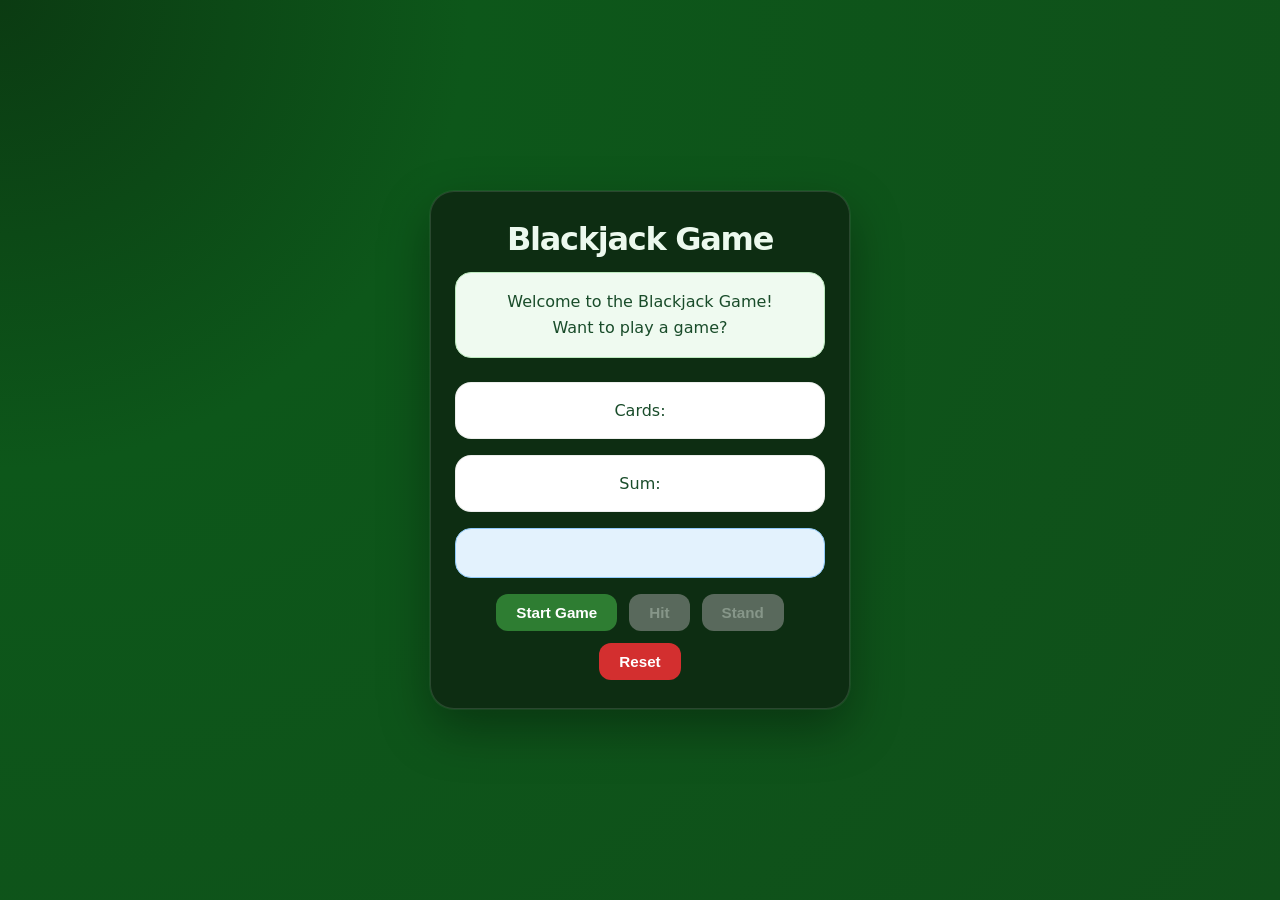
<file: Blackjack/index.html>
<!DOCTYPE html>
<html lang="en">
<head>
    <meta charset="UTF-8">
    <meta name="viewport" content="width=device-width, initial-scale=1.0">
    <link rel="stylesheet" href="./style.css">
    <script src="./script.js" defer></script>
    <title>Document</title>
</head>
<body>
    <div class="container">
        <div class="main_heading">
            <h1>Blackjack Game</h1>
        </div>
        <div class="info">
            <p>Welcome to the Blackjack Game!<br>Want to play a game?</p>
        </div>
        <div class="cards">
            <p>Cards: <span id="cards"></span></p>
        </div>
        <div class="sum">
            <p>Sum: <span id="sum"></span></p>
        </div>
        <div class="message">
            <p id="message"></p>
        </div>
        <div class="button-group">
            <button type="button" class="action-button" id="startBtn">Start Game</button>
            <button type="button" class="action-button" id="hitBtn" disabled>Hit</button>
            <button type="button" class="action-button" id="standBtn" disabled>Stand</button>
            <button type="button" class="action-button reset-button" id="resetBtn">Reset</button>
        </div>
    </div>
</body>
</html>
</file>
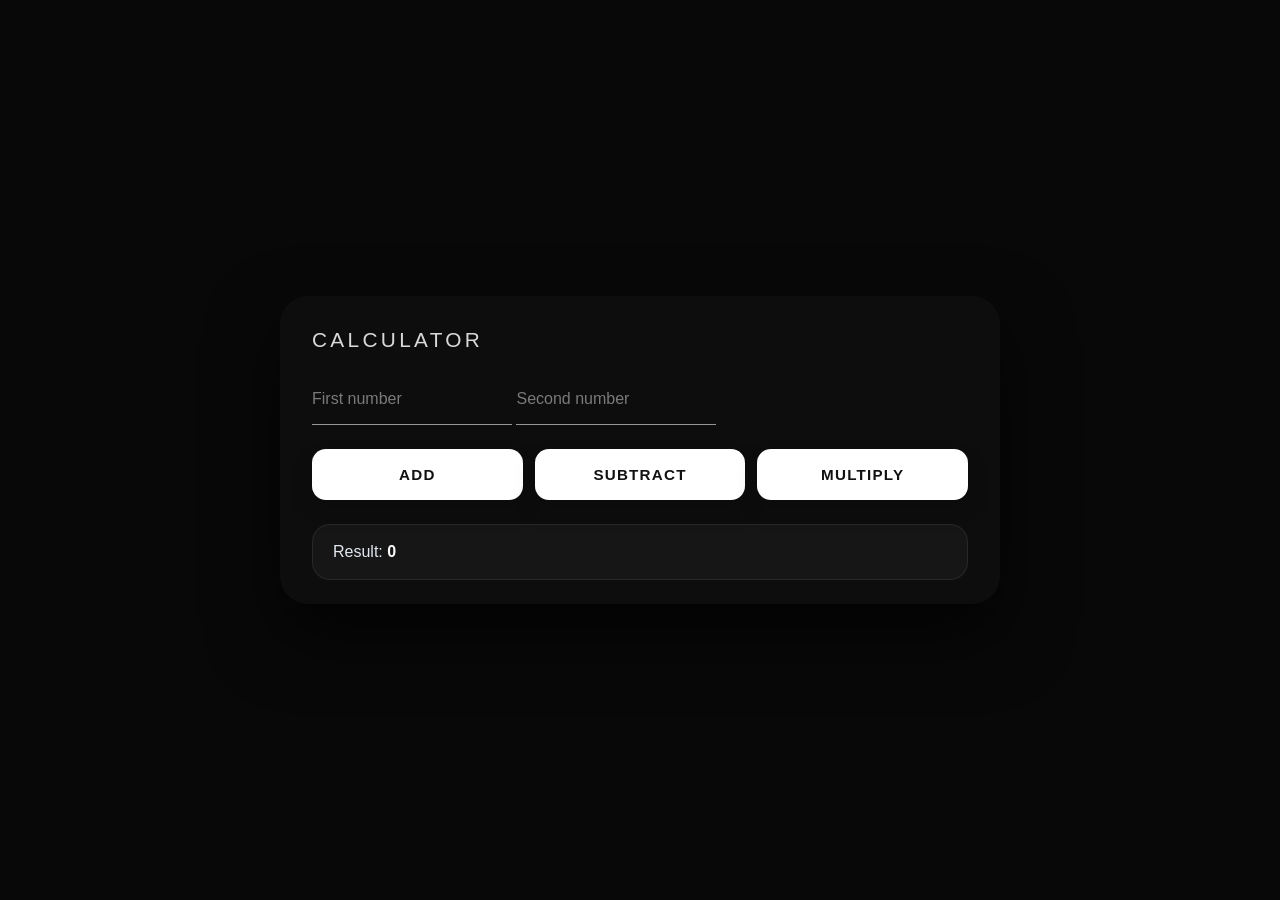
<file: calculator/index.html>
<!DOCTYPE html>
<html lang="en">
<head>
    <meta charset="UTF-8">
    <meta name="viewport" content="width=device-width, initial-scale=1.0">
    <link rel="stylesheet" href="./style.css">
    <script src="script.js" defer></script>
    <title>Document</title>
</head>
<body>
    <div class="container">
        <div class="inputs">
            <form>
                <input id="num1" type="number" placeholder="First number">
                <input id="num2" type="number" placeholder="Second number">
            </form>
        </div>
        <div class="options">
            <button type="button" class="action-button" onclick="add()">Add</button>
            <button type="button" class="action-button" onclick="subtract()">Subtract</button>
            <button type="button" class="action-button" onclick="multiply()">Multiply</button>
        </div>
        <div class="result">
            <p>Result: <span id="result">0</span></p>
        </div>
    </div>
</body>
</html>
</file>
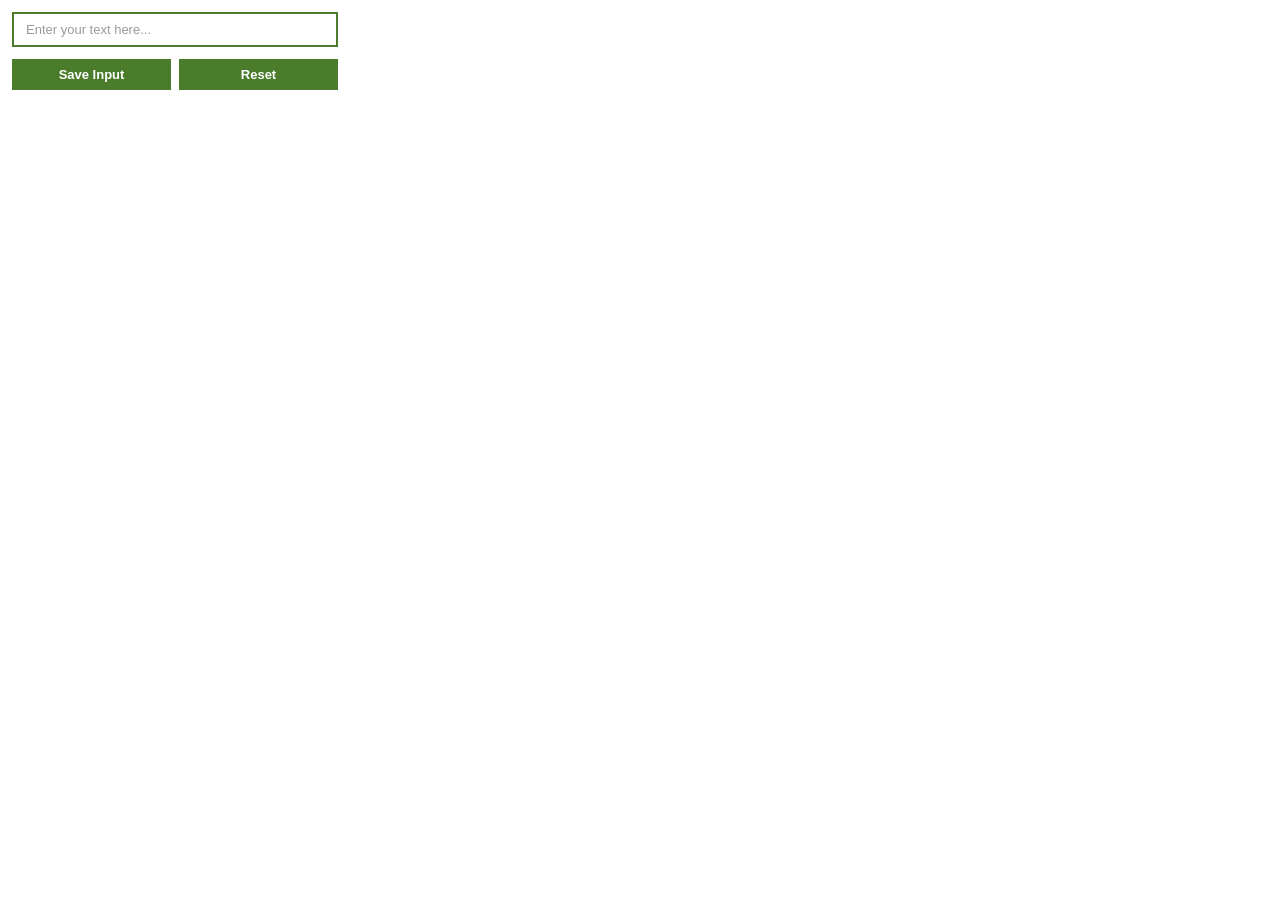
<file: chrome_extension/index.html>
<!DOCTYPE html>
<html lang="en">
<head>
    <meta charset="UTF-8">
    <link rel="stylesheet" href="style.css">
</head>
<body>
    <div class="input-container">
        <input type="text" id="user-input" placeholder="Enter your text here...">
    </div>
    <div class="save_button">
        <button id="save-button">Save Input</button>
        <button id="reset-button">Reset</button>
    </div>
    <div class="display_saved_data">
        <span id="saved-data"></span>
    </div>
    <script src="script.js"></script>
</body>
</html>
</file>
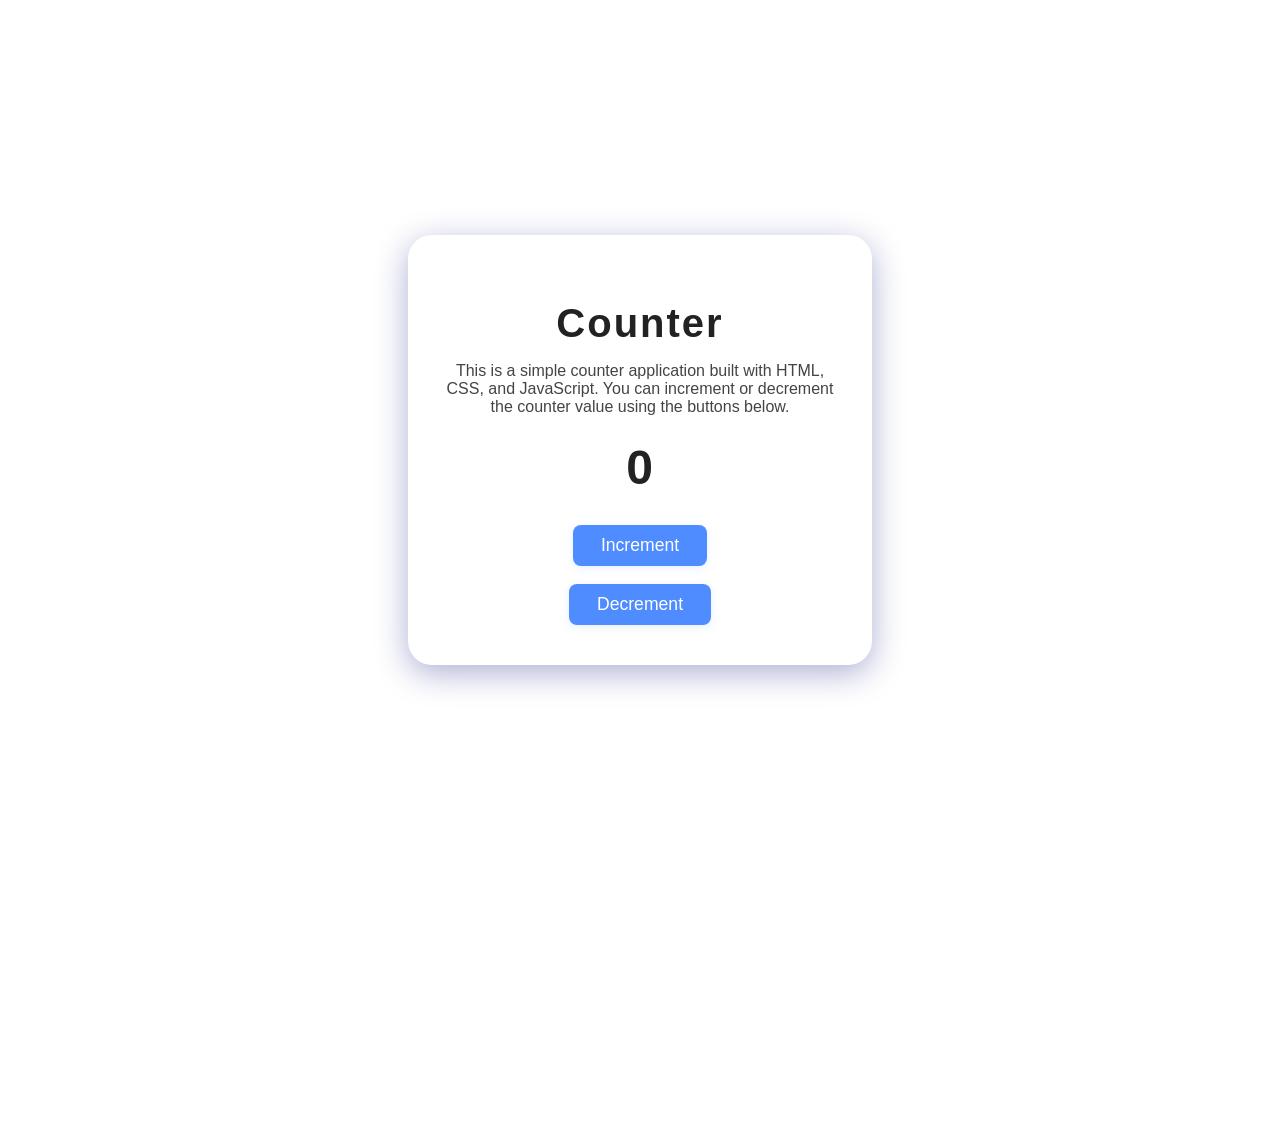
<file: counter/index.html>
<!DOCTYPE html>
<html lang="en">
<head>
    <meta charset="UTF-8">
    <meta name="viewport" content="width=device-width, initial-scale=1.0">
    <link rel="stylesheet" href="./style.css">
    <script src="./scripts.js" defer></script>
    <title>Document</title>
</head>
<body>
    <div class="container">
        <div class="background">
            <div class="headin_1"> 
                <h1>Counter</h1>
                <div class="some_info">
                    <p>This is a simple counter application built with HTML, CSS, and JavaScript. You can increment or decrement the counter value using the buttons below.</p>
                </div>
            </div>
            <div class="counter_container">
                <p id="counter_value">0</p>
                <button id="increment_button" onclick=increment()>Increment</button>
                <button id="decrement_button" onclick=decrement()>Decrement</button>
            </div>
        </div>
    </div>
</body>
</html>
</file>
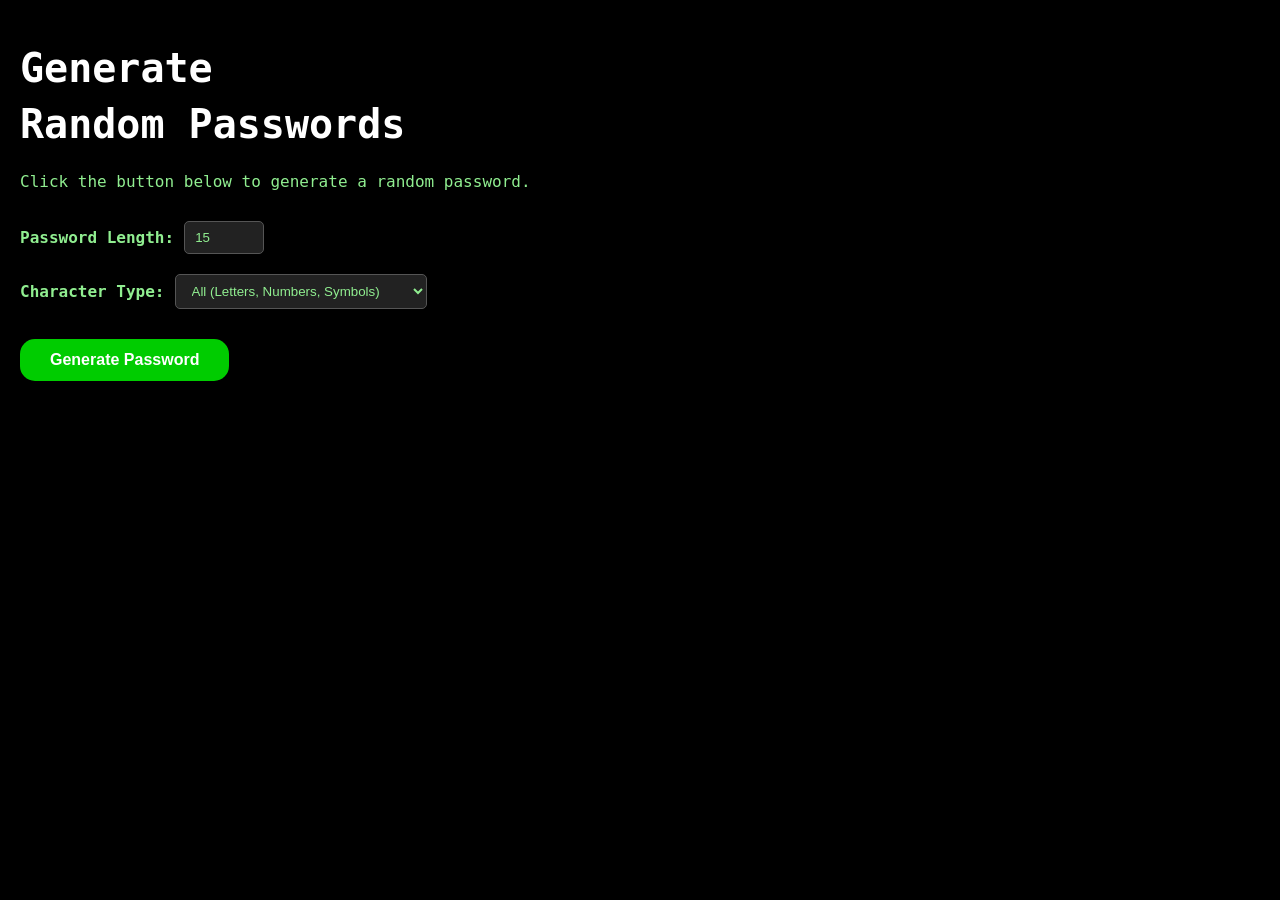
<file: password_generator/index.html>
<!DOCTYPE html>
<html lang="en">
<head>
    <meta charset="UTF-8">
    <meta name="viewport" content="width=device-width, initial-scale=1.0">
    <link rel="stylesheet" href="./style.css">
    <script src="script.js" defer></script>
    <title>Password Generator</title>
</head>
<body>
    <div class="heading">
        <h1>Generate <br>Random Passwords</h1>
    </div>
    <div class="sub">
        <p>Click the button below to generate a random password.</p>
    </div>
    <div class="length-of-password">
        <label for="passwordLength">Password Length:</label>
        <input type="number" id="passwordLength" min="6" max="30" value="15">
    </div>
    <div class="include-char">
        <label for="charType">Character Type:</label>
        <select id="charType">
            <option value="all">All (Letters, Numbers, Symbols)</option>
            <option value="alphanumeric">Alphanumeric (Letters & Numbers)</option>
            <option value="letters">Letters Only</option>
            <option value="numbers">Numbers Only</option>
            <option value="symbols">Symbols Only</option>
            <option value="lettersNumbers">Letters & Numbers</option>
            <option value="lettersSymbols">Letters & Symbols</option>
        </select>
    </div>
    <div class="button-generate">
        <button type="button" class="generate-btn" id="generateBtn">Generate Password</button>
    </div>
    <div class="generated">
        <p id="password1"></p>
        <p id="password2"></p>
    </div>
</body>
</html>
</file>
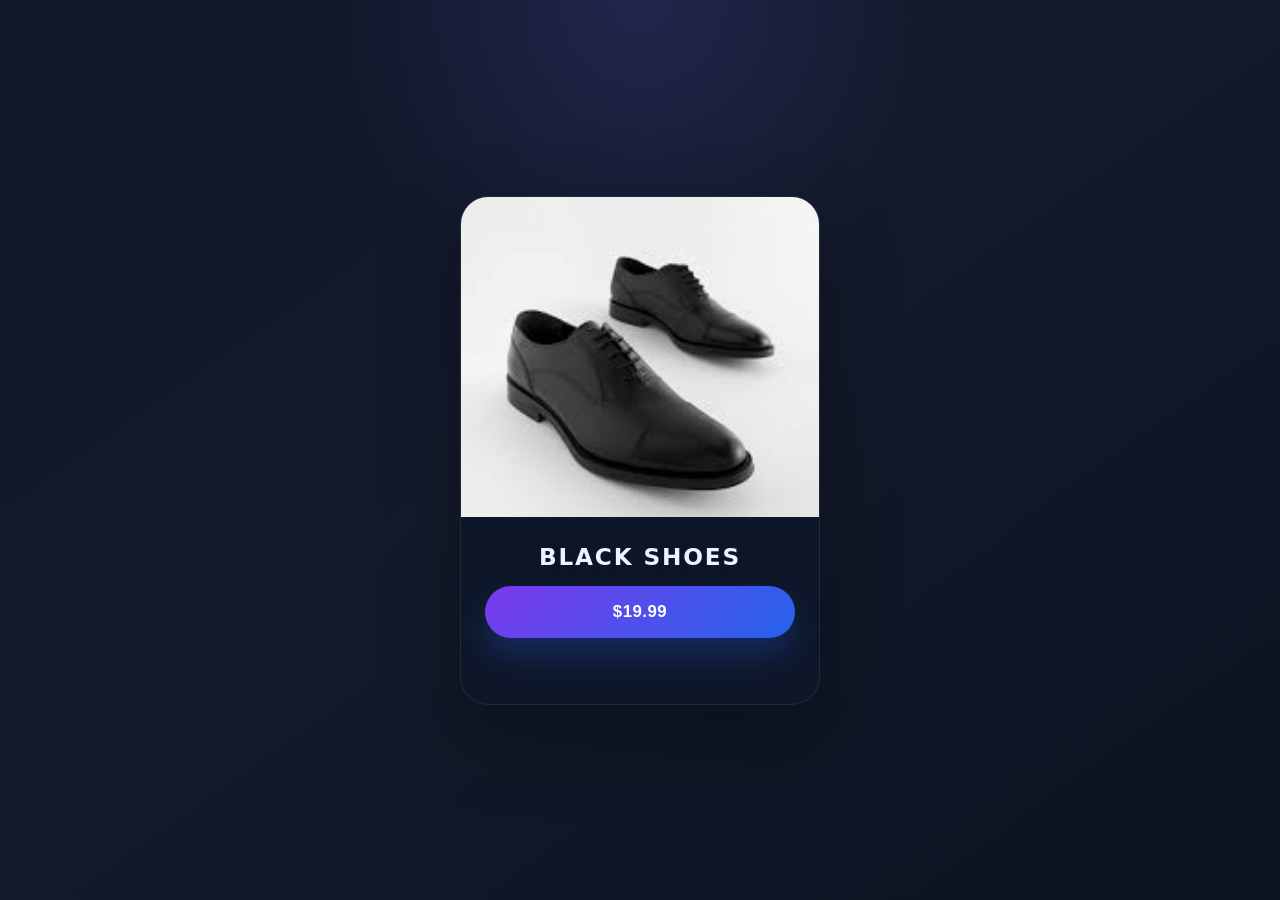
<file: purchase_button/index.html>
<!DOCTYPE html>
<html lang="en">
<head>
    <meta charset="UTF-8">
    <meta name="viewport" content="width=device-width, initial-scale=1.0">
    <link rel="stylesheet" href="./style.css">
    <script src="script.js" defer></script>
    <title>Document</title>
</head>
<body>
    <div class="container">
        <div class="image_section">
            <img src="./download.jpg" alt="product image">
        </div>
        <div class="product_name">
            black shoes
        </div>
        <div class="purchase_button">
            <button class="button" onclick="errorMsg()">$19.99</button>
            <div id="error"></div>
        </div>
    </div>
</body>
</html>
</file>
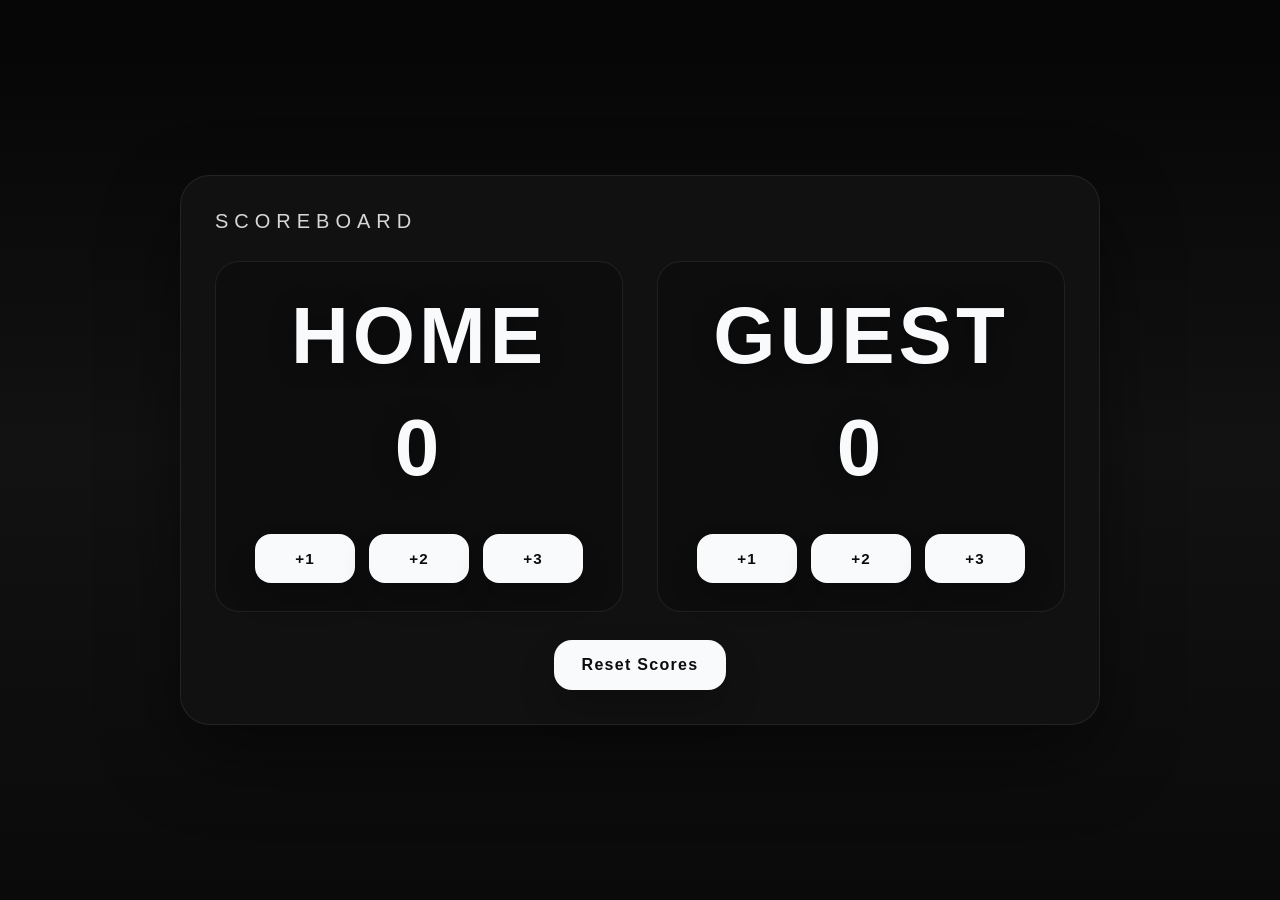
<file: score_board/index.html>
<!DOCTYPE html>
<html lang="en">
<head>
    <meta charset="UTF-8">
    <meta name="viewport" content="width=device-width, initial-scale=1.0">
    <link rel="stylesheet" href="./style.css">
    <script src="script.js" defer></script> 
    <title>Document</title>
</head>
<body>
    <div class="container">
        <div class="score_section">
            <div class="home_team">
                <div class="heading">
                    <h1>HOME</h1>
                </div>
                <div class="score_value">
                    <h1 id="home_score">0</h1>
                </div>
                <div class="scoring">
                    <div class="add1button">
                        <button class="button1" onclick="add1point('home')">+1</button>
                    </div>
                    <div class="add2button">
                        <button class="button2" onclick="add2point('home')">+2</button>
                    </div>
                    <div class="add3button">
                        <button class="button3" onclick="add3point('home')">+3</button>
                    </div>
                </div>
            </div>
            <div class="guest_team">
                <div class="heading">
                    <h1>GUEST</h1>
                </div>
                <div class="score_value">
                    <h1 id="guest_score">0</h1>
                </div>
                <div class="scoring">
                    <div class="add1button">
                        <button class="button1" onclick="add1point('guest')">+1</button>
                    </div>
                    <div class="add2button">
                        <button class="button2" onclick="add2point('guest')">+2</button>
                    </div>
                    <div class="add3button">
                        <button class="button3" onclick="add3point('guest')">+3</button>
                    </div>
                </div>
            </div>
        </div>
        <div class="reset">
            <button onclick="resetScores()">Reset Scores</button>
        </div>
    </div>
</body>
</html>
</file>
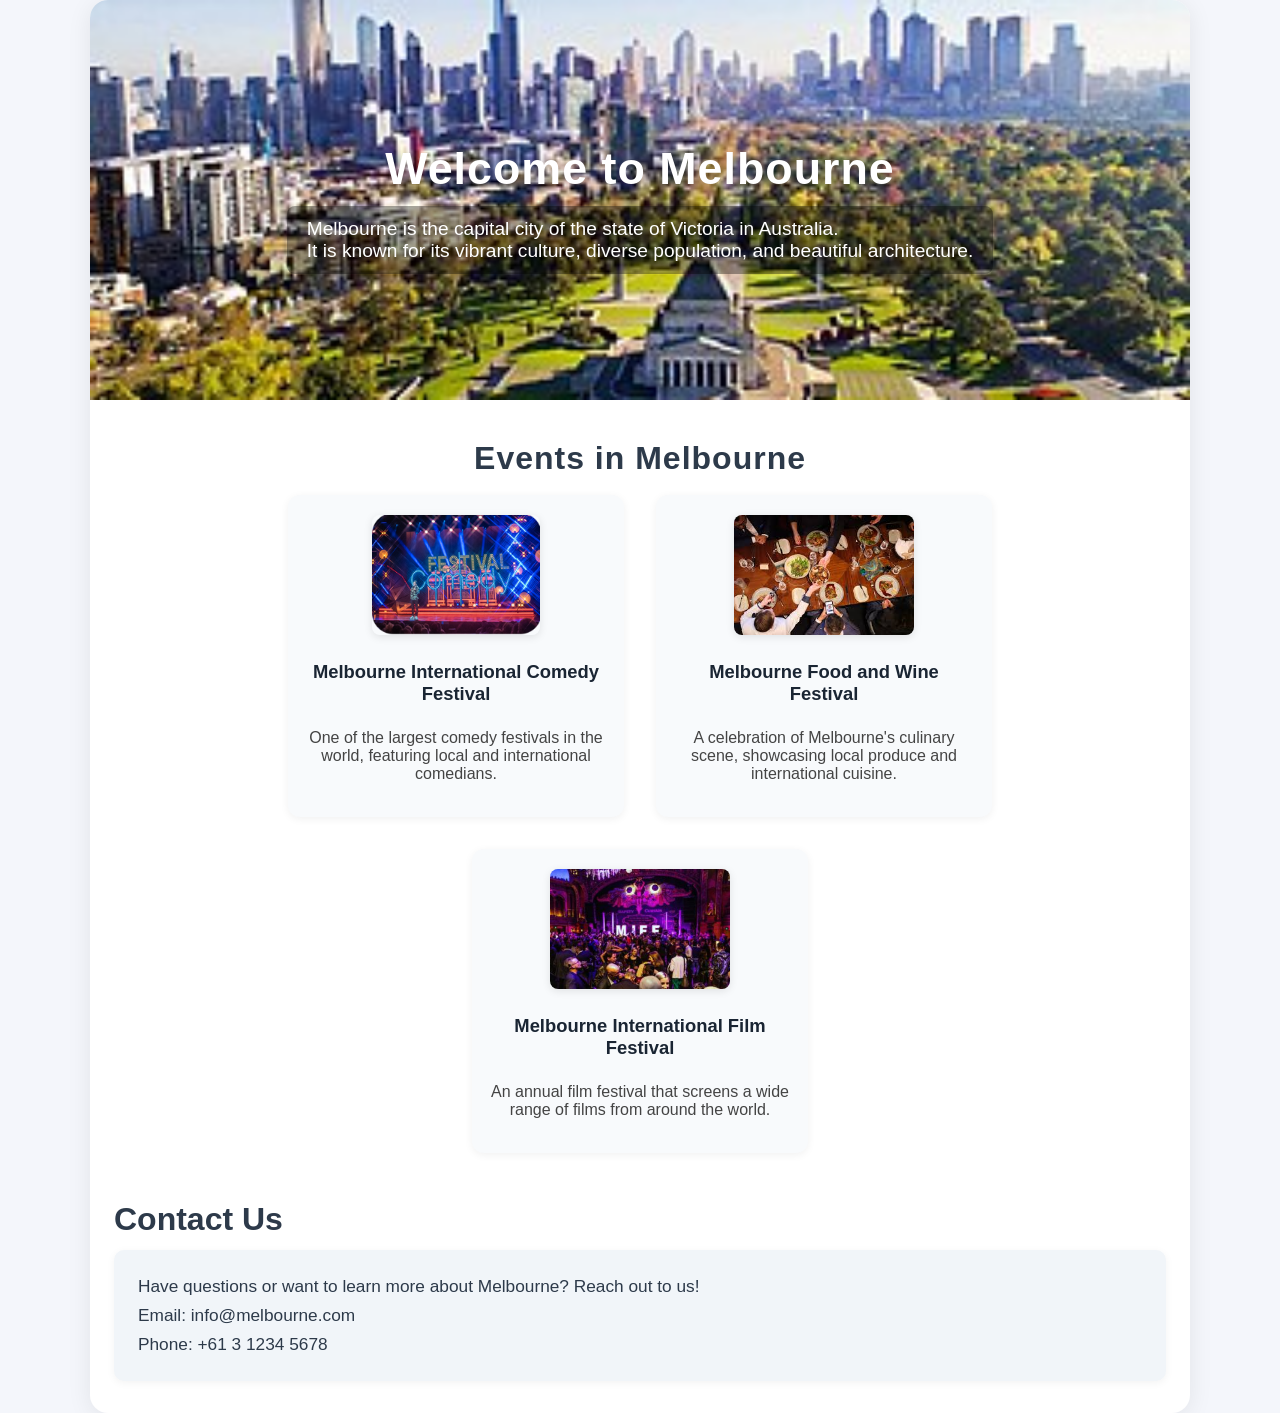
<file: town_homepage/index.html>
<!DOCTYPE html>
<html lang="en">
<head>
    <meta charset="UTF-8">
    <meta name="viewport" content="width=device-width, initial-scale=1.0">
    <link rel="stylesheet" href="./style.css">
    <title>Document</title>
</head>
<body>
    <div class="container">
        <div class="main_header_section">
            <div class="background_image">
                <div class="heading_1">
                    <h1>Welcome to Melbourne</h1>
                </div>
                <div class="small_intro">
                    <p>Melbourne is the capital city of the state of Victoria in Australia.<br> It is known for its vibrant culture, diverse population, and beautiful architecture.
                </div>
            </div>
            <div class="events_section">
                <div class="head">
                    <h2>Events in Melbourne</h2>
                </div>
                <div class="events_container">
                    <div class="event_1">
                        <div class="comedy_image">
                            <img src="./micf-background_.png">
                        </div>
                        <h3>Melbourne International Comedy Festival</h3>
                        <p>One of the largest comedy festivals in the world, featuring local and international comedians.</p>
                    </div>
                    <div class="event_2">
                        <div class="food_image">
                            <img src="./images.jpg">
                        </div>
                        <h3>Melbourne Food and Wine Festival</h3>
                        <p>A celebration of Melbourne's culinary scene, showcasing local produce and international cuisine.</p>
                    </div>
                    <div class="event_3">
                        <div class="film_image">
                            <img src="./melb_foto-300x200.jpg">
                        </div>
                        <h3>Melbourne International Film Festival</h3>
                        <p>An annual film festival that screens a wide range of films from around the world.</p>
                    </div>
                </div>
            </div>
            <div class="contact_section">
                <div class="head">
                    <h2>Contact Us</h2>
                </div>
                <div class="contact_container">
                    <p>Have questions or want to learn more about Melbourne? Reach out to us!</p>
                    <p>Email: info@melbourne.com</p>
                    <p>Phone: +61 3 1234 5678</p>
                </div>
            </div>
        </div>
    </div>
</body>
</html>
</file>
<file: Blackjack/style.css>
* {
    box-sizing: border-box;
    margin: 0;
    padding: 0;
}

body {
    min-height: 100vh;
    font-family: Inter, system-ui, sans-serif;
    background: radial-gradient(circle at top left, #0b3b12 0%, #0d571a 30%, #104f1a 100%);
    color: #ecf9ee;
    display: grid;
    place-items: center;
    padding: 24px;
}

.container {
    width: min(420px, 100%);
    background: rgba(14, 44, 18, 0.96);
    border: 1px solid rgba(255, 255, 255, 0.12);
    border-radius: 24px;
    padding: 28px 24px;
    box-shadow: 0 0 0 1px rgba(255, 255, 255, 0.06), 0 20px 50px rgba(0, 0, 0, 0.35);
    text-align: center;
}

.main_heading h1 {
    font-size: clamp(2rem, 2.4vw, 2.6rem);
    letter-spacing: -0.04em;
    margin-bottom: 14px;
}

.info {
    background: #effaf0;
    border: 1px solid #bde9bf;
    border-radius: 16px;
    padding: 16px;
    margin-bottom: 24px;
    color: #194c2a;
    line-height: 1.6;
}

.cards,
.sum,
.message {
    background: #ffffff;
    border: 1px solid rgba(15, 47, 16, 0.08);
    border-radius: 16px;
    padding: 18px 20px;
    margin-bottom: 16px;
    color: #194c2a;
}

.cards p,
.sum p {
    font-size: 1rem;
    color: #194c2a;
}

.cards span,
.sum span {
    font-weight: 700;
}

.message {
    background: #e3f2fd;
    border-color: #90caf9;
    color: #0d47a1;
    min-height: 50px;
    display: flex;
    align-items: center;
    justify-content: center;
}

.message p {
    margin: 0;
    font-weight: 600;
}

.button-group {
    display: flex;
    gap: 12px;
    flex-wrap: wrap;
    justify-content: center;
}

.action-button {
    padding: 10px 20px;
    font-size: 0.95rem;
    font-weight: 600;
    background: #2e7d32;
    color: #ffffff;
    border: none;
    border-radius: 12px;
    cursor: pointer;
    transition: all 0.3s ease;
}

.action-button:hover:not(:disabled) {
    background: #1b5e20;
    transform: translateY(-2px);
    box-shadow: 0 4px 12px rgba(0, 0, 0, 0.3);
}

.action-button:disabled {
    background: #a5a5a5;
    cursor: not-allowed;
    opacity: 0.5;
}

.reset-button {
    background: #d32f2f;
}

.reset-button:hover {
    background: #b71c1c;
}

@media (max-width: 420px) {
    .container {
        padding: 20px;
    }

    .main_heading h1 {
        font-size: 2rem;
    }
}
</file>
<file: calculator/style.css>
* {
    box-sizing: border-box;
    margin: 0;
    padding: 0;
}

body {
    min-height: 100vh;
    display: grid;
    place-items: center;
    font-family: "Helvetica Neue", Arial, sans-serif;
    font-weight: 300;
    background: #080808;
    color: #f8fafc;
}

.container {
    width: min(100%, 720px);
    background: #0d0d0d;
    border-radius: 28px;
    padding: 32px 32px 24px;
    box-shadow: 0 30px 70px rgba(0, 0, 0, 0.65);
}

.container::before {
    content: "Calculator";
    display: block;
    margin-bottom: 22px;
    font-size: 1.3rem;
    letter-spacing: 0.16em;
    text-transform: uppercase;
    color: #ffffff;
    opacity: 0.84;
}

.inputs {
    display: flex;
    gap: 16px;
    margin-bottom: 24px;
}

.inputs input {
    flex: 1;
    padding: 16px 0;
    border: none;
    border-bottom: 1px solid rgba(255, 255, 255, 0.56);
    background: transparent;
    color: #f8fafc;
    font-size: 1rem;
    outline: none;
    transition: border-color 0.22s ease;
}

.inputs input::placeholder {
    color: rgba(255, 255, 255, 0.45);
}

.inputs input:focus {
    border-color: #ffffff;
    background: transparent;
}

.options {
    display: flex;
    gap: 12px;
    flex-wrap: wrap;
    margin-bottom: 24px;
}

.action-button {
    flex: 1;
    min-width: 100px;
    padding: 16px 0;
    border: 1px solid rgba(255, 255, 255, 0.12);
    border-radius: 14px;
    background: #ffffff;
    color: #111111;
    font-size: 0.95rem;
    font-weight: 600;
    text-transform: uppercase;
    letter-spacing: 0.08em;
    cursor: pointer;
    transition: transform 0.2s ease, box-shadow 0.2s ease, filter 0.2s ease, border-color 0.2s ease;
    box-shadow: 0 12px 24px rgba(0, 0, 0, 0.14);
}

.action-button:hover,
.action-button:focus-visible {
    transform: translateY(-1px);
    filter: brightness(0.96);
    box-shadow: 0 18px 34px rgba(0, 0, 0, 0.18);
}

.result {
    padding: 18px 20px;
    border-radius: 18px;
    background: rgba(255, 255, 255, 0.04);
    border: 1px solid rgba(255, 255, 255, 0.08);
}

.result p {
    font-size: 1rem;
    color: #e2e8f0;
}

.result span {
    font-weight: 700;
    color: #f8fafc;
}

@media (max-width: 740px) {
    .container {
        padding: 26px 20px;
    }
}

@media (max-width: 450px) {
    .container {
        border-radius: 24px;
    }

    .action-button {
        padding: 14px 18px;
    }
}
</file>
<file: chrome_extension/style.css>
* {
    margin: 0;
    padding: 0;
    box-sizing: border-box;
}

body {
    font-family: 'Segoe UI', Tahoma, Geneva, Verdana, sans-serif;
    background-color: white;
    padding: 12px;
    width: 350px;
    min-height: 300px;
}

.input-container {
    margin-bottom: 12px;
}

input[type="text"] {
    width: 100%;
    padding: 8px 12px;
    border: 2px solid #4a7c2c;
    font-size: 13px;
    background-color: white;
    color: #333;
}

input[type="text"]:focus {
    outline: none;
    border: 2px solid #2d5016;
}

input[type="text"]::placeholder {
    color: #999;
}

.save_button {
    margin-bottom: 15px;
    display: flex;
    gap: 8px;
}

button {
    flex: 1;
    padding: 8px 16px;
    background-color: #4a7c2c;
    color: white;
    border: none;
    font-size: 13px;
    font-weight: 600;
    cursor: pointer;
}

button:hover {
    background-color: #2d5016;
}

.display_saved_data {
    background-color: white;
    padding: 0;
    max-height: 350px;
    overflow-y: auto;
}

#saved-data {
    list-style: none;
}

#saved-data li {
    color: #4a7c2c;
    margin-bottom: 8px;
    padding: 0;
    font-size: 13px;
    word-break: break-word;
}

#saved-data li a {
    color: #4a7c2c;
    text-decoration: none;
}

#saved-data li a:hover {
    text-decoration: underline;
}

#saved-data li:last-child {
    margin-bottom: 0;
}
</file>
<file: counter/style.css>
body {
	margin: 0;
	padding: 0;
	min-height: 100vh;
	font-family: 'Segoe UI', Arial, sans-serif;
	position: relative;
	overflow: hidden;
}

.background::before {
	content: "";
	position: fixed;
	top: 0;
	left: 0;
	width: 100vw;
	height: 100vh;
	/*background: url('images (1).jpg') no-repeat center center/cover;
	filter: blur(12px) brightness(0.7);*/
	z-index: -1;
}

.container {
	display: flex;
	justify-content: center;
	align-items: center;
	min-height: 100vh;
}

.background {
	background: rgba(255, 255, 255, 0.15);
	border-radius: 24px;
	box-shadow: 0 8px 32px 0 rgba(31, 38, 135, 0.37);
	backdrop-filter: blur(2px);
	-webkit-backdrop-filter: blur(2px);
	padding: 40px 32px;
	max-width: 400px;
	width: 100%;
}

.headin_1 h1 {
	text-align: center;
	color: #222;
	margin-bottom: 8px;
	font-size: 2.5rem;
	letter-spacing: 2px;
}

.some_info p {
	color: #444;
	font-size: 1rem;
	text-align: center;
	margin-bottom: 24px;
}

.counter_container {
	display: flex;
	flex-direction: column;
	align-items: center;
	gap: 18px;
}

#counter_value {
	font-size: 3rem;
	color: #222;
	margin: 0 0 12px 0;
	font-weight: bold;
	letter-spacing: 1px;
}

button {
	padding: 10px 28px;
	font-size: 1.1rem;
	border: none;
	border-radius: 8px;
	background: #4f8cff;
	color: #fff;
	cursor: pointer;
	margin: 0 8px;
	transition: background 0.2s, transform 0.2s;
	box-shadow: 0 2px 8px rgba(79, 140, 255, 0.15);
}

button:hover {
	background: #2563eb;
	transform: translateY(-2px) scale(1.04);
}
</file>
<file: password_generator/style.css>
* {
    margin: 0;
    padding: 0;
    box-sizing: border-box;
}

body {
    background-color: black;
    font-family: 'Lucida Console', monospace;
    padding: 40px 20px;
    min-height: 100vh;
}

.heading {
    text-align: left;
    margin-bottom: 20px;
}

.heading h1 {
    color: white;
    font-size: 2.5rem;
    line-height: 1.4;
}

.sub {
    text-align: left;
    margin-bottom: 30px;
}

.sub p {
    color: #90EE90;
    font-size: 1rem;
}

.length-of-password {
    margin-bottom: 20px;
    display: flex;
    gap: 10px;
    align-items: center;
}

.length-of-password label {
    color: #90EE90;
    font-weight: bold;
}

.length-of-password input {
    background-color: #222222;
    color: #90EE90;
    border: 1px solid #555555;
    padding: 8px 10px;
    border-radius: 5px;
    width: 80px;
}

.include-char {
    margin-bottom: 30px;
    display: flex;
    gap: 10px;
    align-items: center;
}

.include-char label {
    color: #90EE90;
    font-weight: bold;
}

.include-char select {
    background-color: #222222;
    color: #90EE90;
    border: 1px solid #555555;
    padding: 8px 12px;
    border-radius: 5px;
    cursor: pointer;
    font-family: Arial, sans-serif;
}

.include-char select:focus {
    outline: none;
    border-color: #00CC00;
}

.include-char select option {
    background-color: #222222;
    color: #90EE90;
}

.button-generate {
    margin-bottom: 40px;
}

.generate-btn {
    background-color: #00CC00;
    color: white;
    border: none;
    padding: 12px 30px;
    font-size: 1rem;
    font-weight: bold;
    cursor: pointer;
    border-radius: 15px;
    transition: background-color 0.3s ease;
}

.generate-btn:hover {
    background-color: #00AA00;
}

.generated {
    display: flex;
    gap: 20px;
    flex-wrap: wrap;
}

.generated p {
    background-color: #333333;
    color: #90EE90;
    padding: 10px 20px;
    border-radius: 5px;
    font-family: 'Arial', sans-serif;
    font-size: 1rem;
    font-weight: bold;
    text-align: center;
    border: 1px solid #555555;
    display: none;
    border-radius: 10px;
}

.generated p:hover {
    background-color: #3a3a3a;
    border-color: #777777;
    color: #00CC00;
}

.generated p:not(:empty) {
    display: block;
}
</file>
<file: purchase_button/style.css>
* {
    box-sizing: border-box;
    margin: 0;
    padding: 0;
}

body {
    font-family: Inter, system-ui, -apple-system, BlinkMacSystemFont, "Segoe UI", sans-serif;
    min-height: 100vh;
    display: grid;
    place-items: center;
    background: radial-gradient(circle at top, rgba(111, 111, 255, 0.16), transparent 28%),
                linear-gradient(145deg, #0f172a 0%, #131a2a 45%, #0b1220 100%);
    color: #eef2ff;
}

.container {
    width: min(100%, 360px);
    background: rgba(15, 23, 42, 0.92);
    border: 1px solid rgba(255, 255, 255, 0.08);
    border-radius: 28px;
    overflow: hidden;
    box-shadow: 0 30px 80px rgba(0, 0, 0, 0.28);
    text-align: center;
}

.image_section {
    position: relative;
    overflow: hidden;
    height: 320px;
    background: linear-gradient(180deg, rgba(79, 70, 229, 0.18), rgba(59, 130, 246, 0.06));
}

.image_section img {
    width: 100%;
    height: 100%;
    object-fit: cover;
    transition: transform 0.5s ease;
}

.image_section:hover img {
    transform: scale(1.05);
}

.product_name {
    padding: 26px 24px 16px;
    font-size: 1.45rem;
    font-weight: 700;
    letter-spacing: 0.08em;
    text-transform: uppercase;
    color: #eef2ff;
    text-shadow: 0 2px 12px rgba(0, 0, 0, 0.18);
}

.purchase_button {
    padding: 0 24px 28px;
}

.button {
    width: 100%;
    border: none;
    border-radius: 999px;
    padding: 16px 22px;
    font-size: 1.05rem;
    font-weight: 700;
    letter-spacing: 0.03em;
    color: #fff;
    background: linear-gradient(135deg, #7c3aed, #2563eb);
    cursor: pointer;
    transition: transform 0.22s ease, box-shadow 0.22s ease, filter 0.22s ease;
    box-shadow: 0 18px 30px rgba(37, 99, 235, 0.26);
}

.button:hover,
.button:focus-visible {
    transform: translateY(-1px);
    filter: brightness(1.04);
    box-shadow: 0 22px 40px rgba(37, 99, 235, 0.32);
}

#error {
    margin-top: 16px;
    min-height: 22px;
    color: #fda4af;
    font-size: 0.98rem;
    line-height: 1.4;
}

@media (max-width: 400px) {
    .container {
        border-radius: 24px;
    }

    .product_name {
        font-size: 1.3rem;
    }

    .button {
        padding: 14px 18px;
    }
}
</file>
<file: score_board/style.css>
* {
    box-sizing: border-box;
    margin: 0;
    padding: 0;
}

body {
    min-height: 100vh;
    display: grid;
    place-items: center;
    background: linear-gradient(180deg, #050505 0%, #121212 50%, #0a0a0a 100%);
    color: #f8fafc;
    font-family: "Segoe UI", Tahoma, Geneva, Verdana, sans-serif;
}

.container {
    width: min(100%, 920px);
    padding: 34px;
    background: #111111;
    border-radius: 30px;
    box-shadow: 0 30px 80px rgba(0, 0, 0, 0.45);
    border: 1px solid rgba(255, 255, 255, 0.08);
}

.container::before {
    content: "Scoreboard";
    display: block;
    margin-bottom: 28px;
    font-size: 1.25rem;
    letter-spacing: 0.3em;
    text-transform: uppercase;
    color: #f8fafc;
    opacity: 0.85;
}

.score_section {
    display: flex;
    gap: 24px;
    justify-content: space-between;
    flex-wrap: wrap;
}

.score_value {
    width: 100%;
    display: flex;
    justify-content: center;
    align-items: center;
    margin-bottom: 20px;
}

.home_team,
.guest_team {
    flex: 1 1 48%;
    max-width: 48%;
    background: #0d0d0d;
    border: 1px solid rgba(255, 255, 255, 0.08);
    border-radius: 24px;
    padding: 28px 24px;
    display: flex;
    flex-direction: column;
    align-items: center;
    min-width: 280px;
}

.heading h1 {
    margin-bottom: 18px;
    font-size: 1.15rem;
    letter-spacing: 0.28em;
    text-transform: uppercase;
    color: #f8fafc;
}

.score_section h1 {
    font-size: 5rem;
    font-weight: 700;
    letter-spacing: 0.05em;
    color: #f8fafc;
    margin-bottom: 20px;
    text-shadow: 0 2px 24px rgba(0, 0, 0, 0.35);
}

.scoring {
    width: 100%;
    display: flex;
    gap: 14px;
    justify-content: center;
    flex-wrap: wrap;
}

.button1,
.button2,
.button3 {
    flex: 1 1 100px;
    min-width: 100px;
    padding: 16px 0;
    border: none;
    border-radius: 16px;
    background: #f8fafc;
    color: #0c0c0c;
    font-size: 0.95rem;
    font-weight: 700;
    text-transform: uppercase;
    letter-spacing: 0.07em;
    cursor: pointer;
    box-shadow: 0 16px 28px rgba(0, 0, 0, 0.2);
    transition: transform 0.18s ease, filter 0.18s ease, box-shadow 0.18s ease;
}

.button1:hover,
.button2:hover,
.button3:hover,
.button1:focus-visible,
.button2:focus-visible,
.button3:focus-visible {
    transform: translateY(-1px);
    filter: brightness(0.95);
    box-shadow: 0 20px 32px rgba(0, 0, 0, 0.24);
}

.reset {
    margin-top: 28px;
    display: flex;
    justify-content: center;
}

.reset button {
    padding: 16px 28px;
    border: none;
    border-radius: 18px;
    background: #f8fafc;
    color: #0c0c0c;
    font-size: 1rem;
    font-weight: 700;
    letter-spacing: 0.08em;
    cursor: pointer;
    box-shadow: 0 18px 36px rgba(0, 0, 0, 0.2);
    transition: transform 0.18s ease, filter 0.18s ease;
}

.reset button:hover,
.reset button:focus-visible {
    transform: translateY(-1px);
    filter: brightness(0.95);
}

@media (max-width: 780px) {
    .container {
        padding: 26px;
    }

    .score_section {
        flex-direction: column;
    }

    .scoring {
        justify-content: space-between;
    }
}

@media (max-width: 480px) {
    .button1,
    .button2,
    .button3 {
        min-width: 100%;
    }
}
</file>
<file: town_homepage/style.css>
body {
    margin: 0;
    font-family: 'Segoe UI', Arial, sans-serif;
    background: #f4f6fb;
    color: #222;
}

.container {
    max-width: 1100px;
    margin: 0px auto;
    background: #fff;
    border-radius: 18px;
    box-shadow: 0 4px 24px rgba(0,0,0,0.08);
    overflow: hidden;
    padding-bottom: 32px;
}

.main_header_section {
    width: 100%;
}

.background_image {
    display: flex;
    flex-direction: column;
    align-items: center;
    justify-content: center;
    background-image: url('./Melbourne_skyline_sor.jpg');
    background-size: cover;
    background-position: center;
    min-height: 320px;
    padding: 48px 16px 32px 16px;
    color: #fff;
    text-shadow: 0 2px 8px rgba(0,0,0,0.25);
}

.heading_1 h1 {
    font-size: 2.8rem;
    margin: 0 0 12px 0;
    font-weight: 700;
    letter-spacing: 1px;
}

.small_intro p {
    font-size: 1.2rem;
    margin: 0;
    background: rgba(0,0,0,0.35);
    padding: 12px 20px;
    border-radius: 8px;
    display: inline-block;
}

.events_section {
    margin: 40px 0 0 0;
    padding: 0 24px;
}

.events_section .head h2 {
    font-size: 2rem;
    margin-bottom: 18px;
    color: #2d3a4a;
    letter-spacing: 1px;
    justify-content: center;
    display: flex;
}

.events_container {
    display: flex;
    gap: 32px;
    flex-wrap: wrap;
    justify-content: center;
}

.events_container > div {
    background: #f8fafc;
    border-radius: 12px;
    box-shadow: 0 2px 8px rgba(0,0,0,0.06);
    padding: 20px 18px 18px 18px;
    width: 300px;
    display: flex;
    flex-direction: column;
    align-items: center;
    transition: transform 0.2s, box-shadow 0.2s;
}
.events_container > div:hover {
    transform: translateY(-6px) scale(1.03);
    box-shadow: 0 8px 24px rgba(0,0,0,0.13);
}
.events_container img {
    width: 100%;
    max-width: 220px;
    height: 120px;
    object-fit: cover;
    border-radius: 8px;
    margin-bottom: 12px;
    box-shadow: 0 2px 8px rgba(0,0,0,0.10);
}
.events_container h3 {
    margin: 10px 0 8px 0;
    font-size: 1.15rem;
    color: #1a2533;
    font-weight: 600;
    text-align: center;
}
.events_container p {
    font-size: 1rem;
    color: #444;
    text-align: center;
}

.contact_section {
    margin: 48px 0 0 0;
    padding: 0 24px;
}
.contact_section .head h2 {
    font-size: 2rem;
    color: #2d3a4a;
    margin-bottom: 12px;
}
.contact_container {
    background: #f1f5f9;
    border-radius: 10px;
    padding: 18px 24px;
    box-shadow: 0 2px 8px rgba(0,0,0,0.05);
    font-size: 1.08rem;
    color: #2d3a4a;
    margin-bottom: 0;
}
.contact_container p {
    margin: 8px 0;
}

@media (max-width: 900px) {
    .container {
        max-width: 98vw;
        margin: 10px;
    }
    .events_container {
        gap: 18px;
    }
    .events_container > div {
        width: 90vw;
        max-width: 350px;
    }
}

@media (max-width: 600px) {
    .background_image {
        min-height: 180px;
        padding: 28px 6px 18px 6px;
    }
    .heading_1 h1 {
        font-size: 1.5rem;
    }
    .events_section, .contact_section {
        padding: 0 6px;
    }
    .events_container {
        flex-direction: column; 
        gap: 12px;
    }
    .events_container > div {
        width: 98vw;
        max-width: 98vw;
    }
}
</file>
